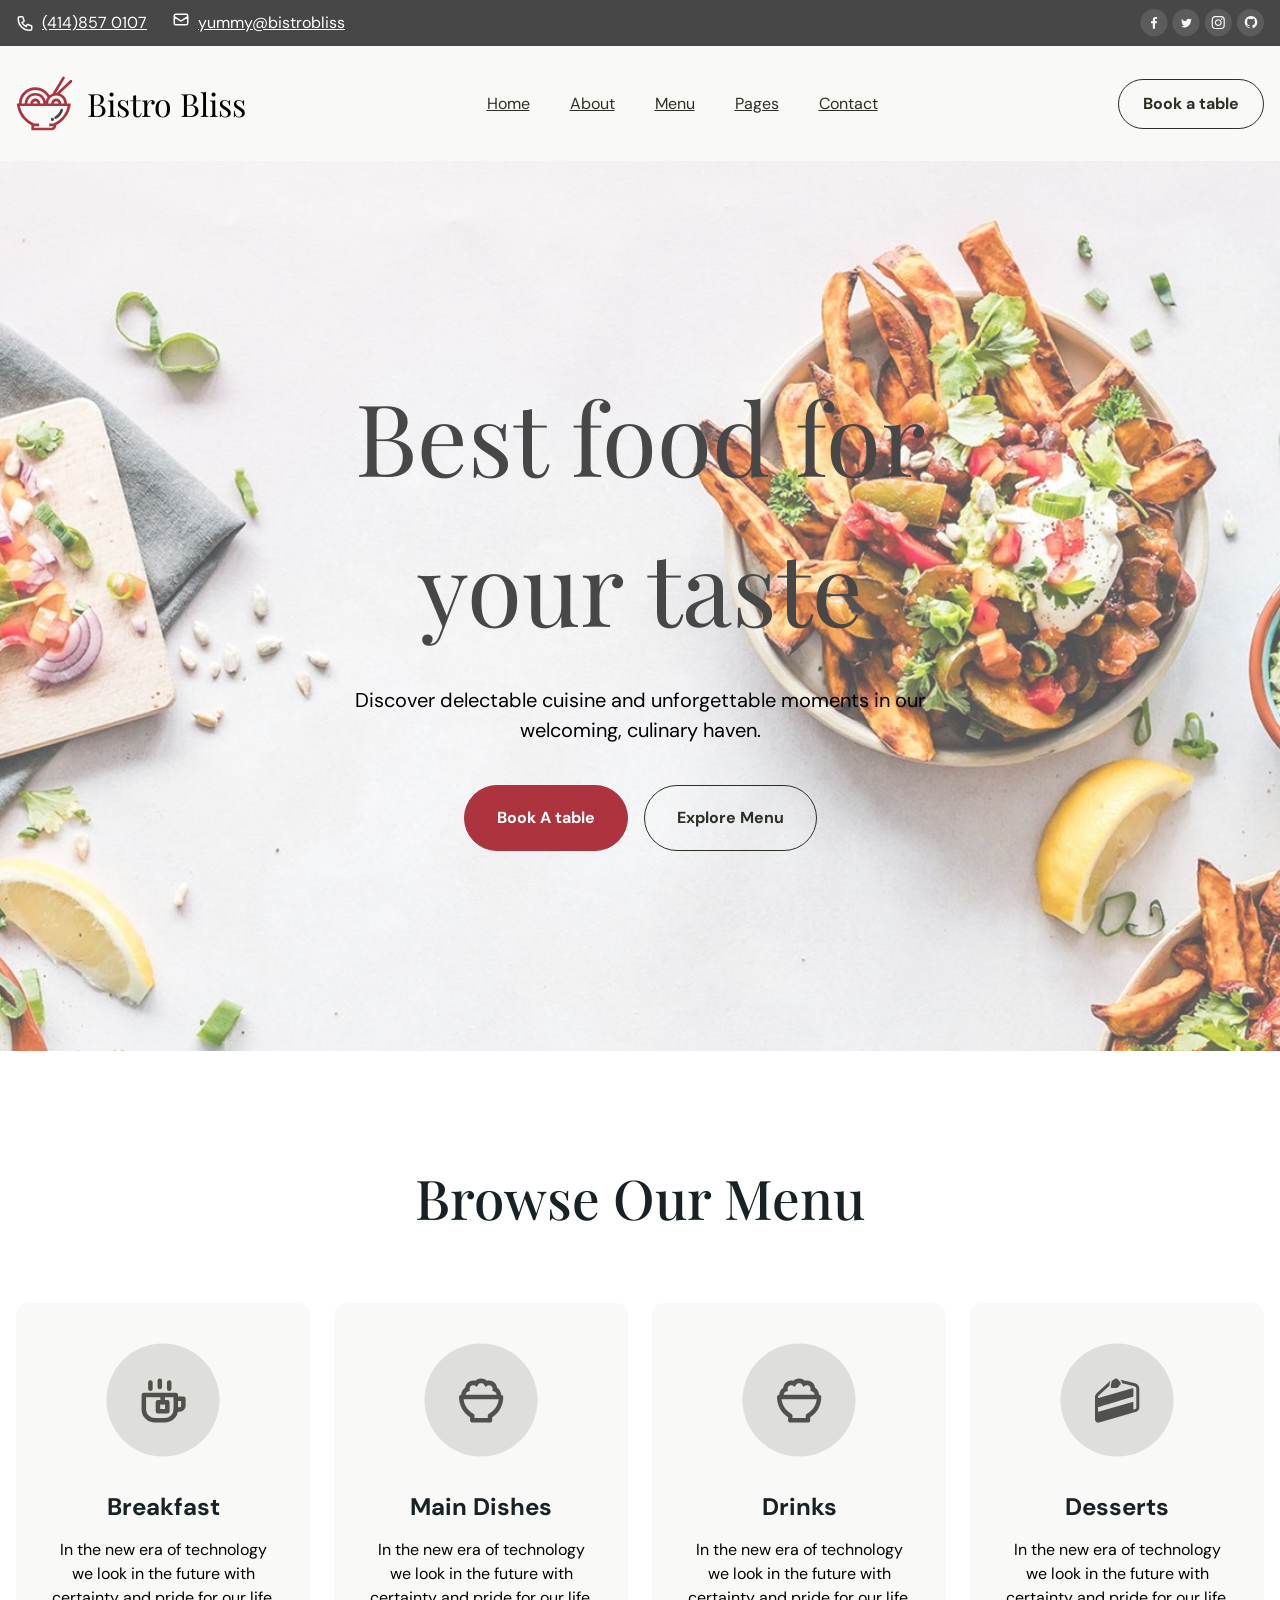
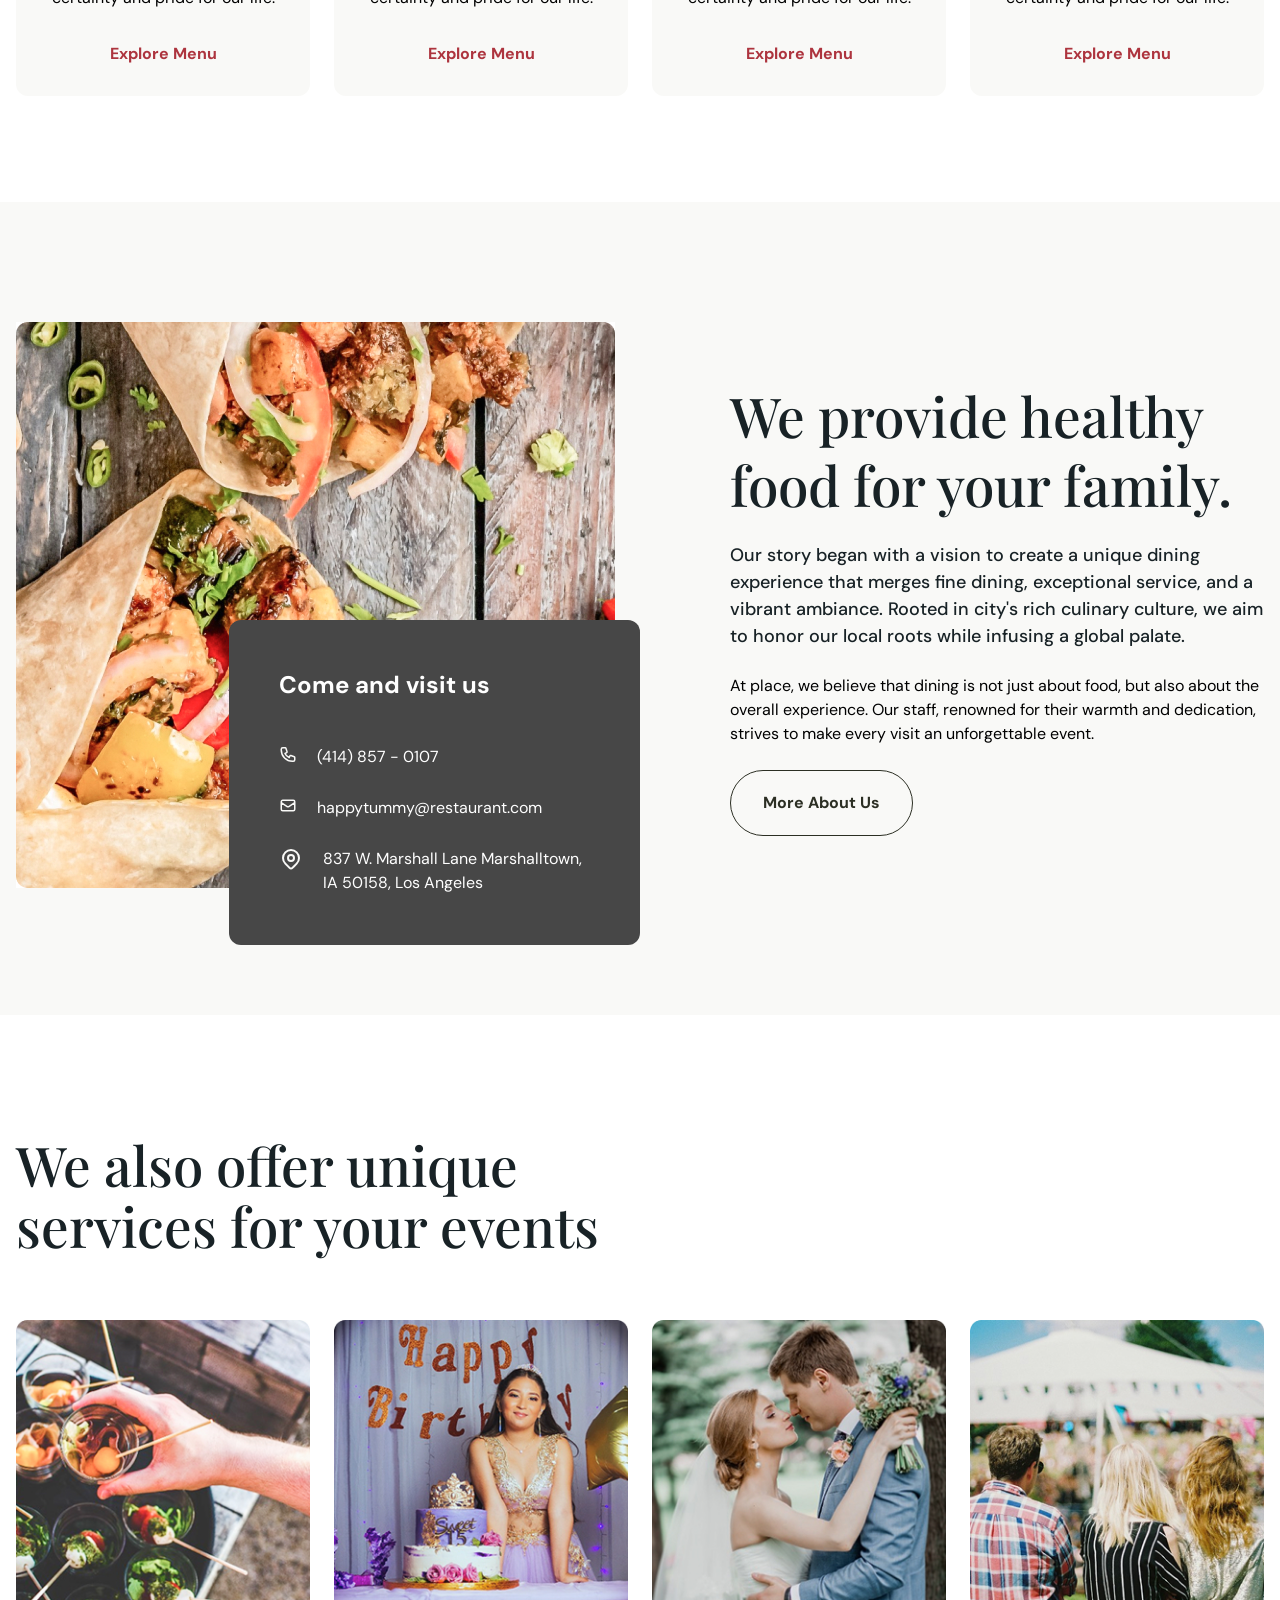
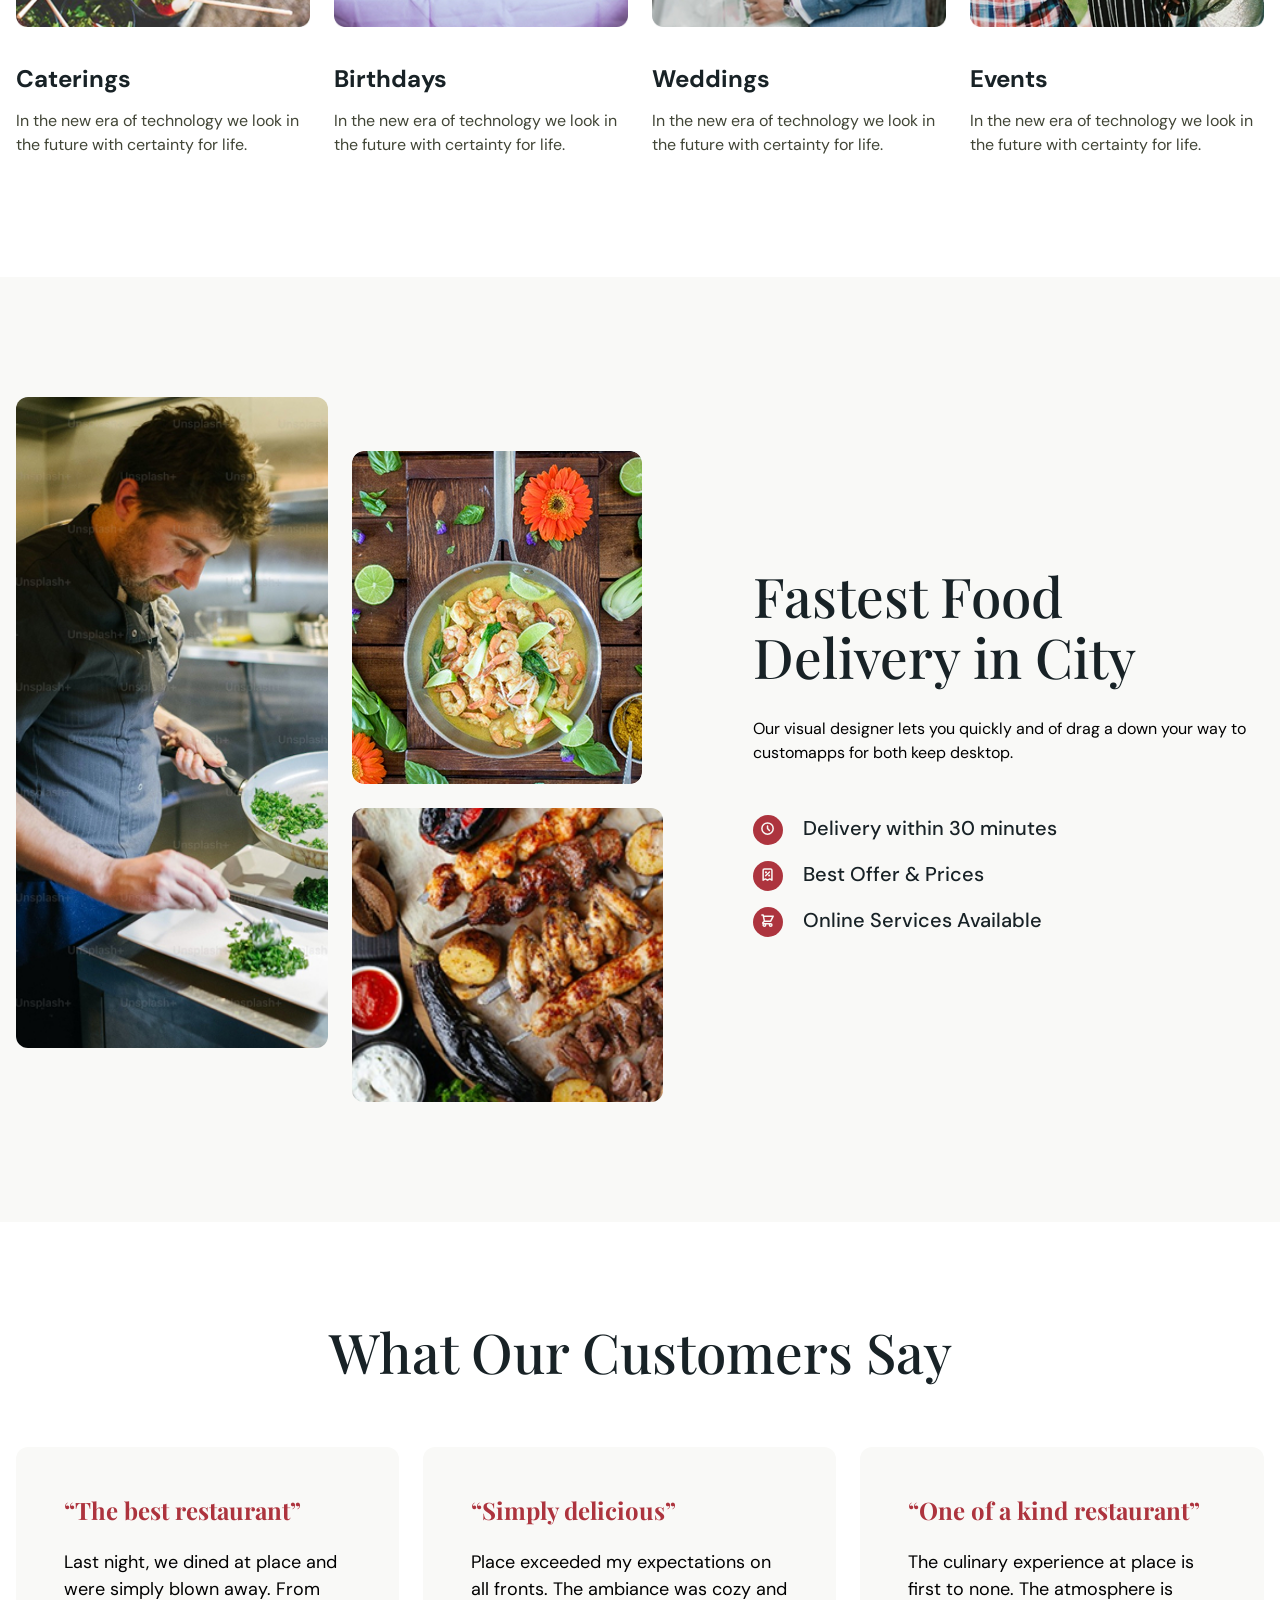
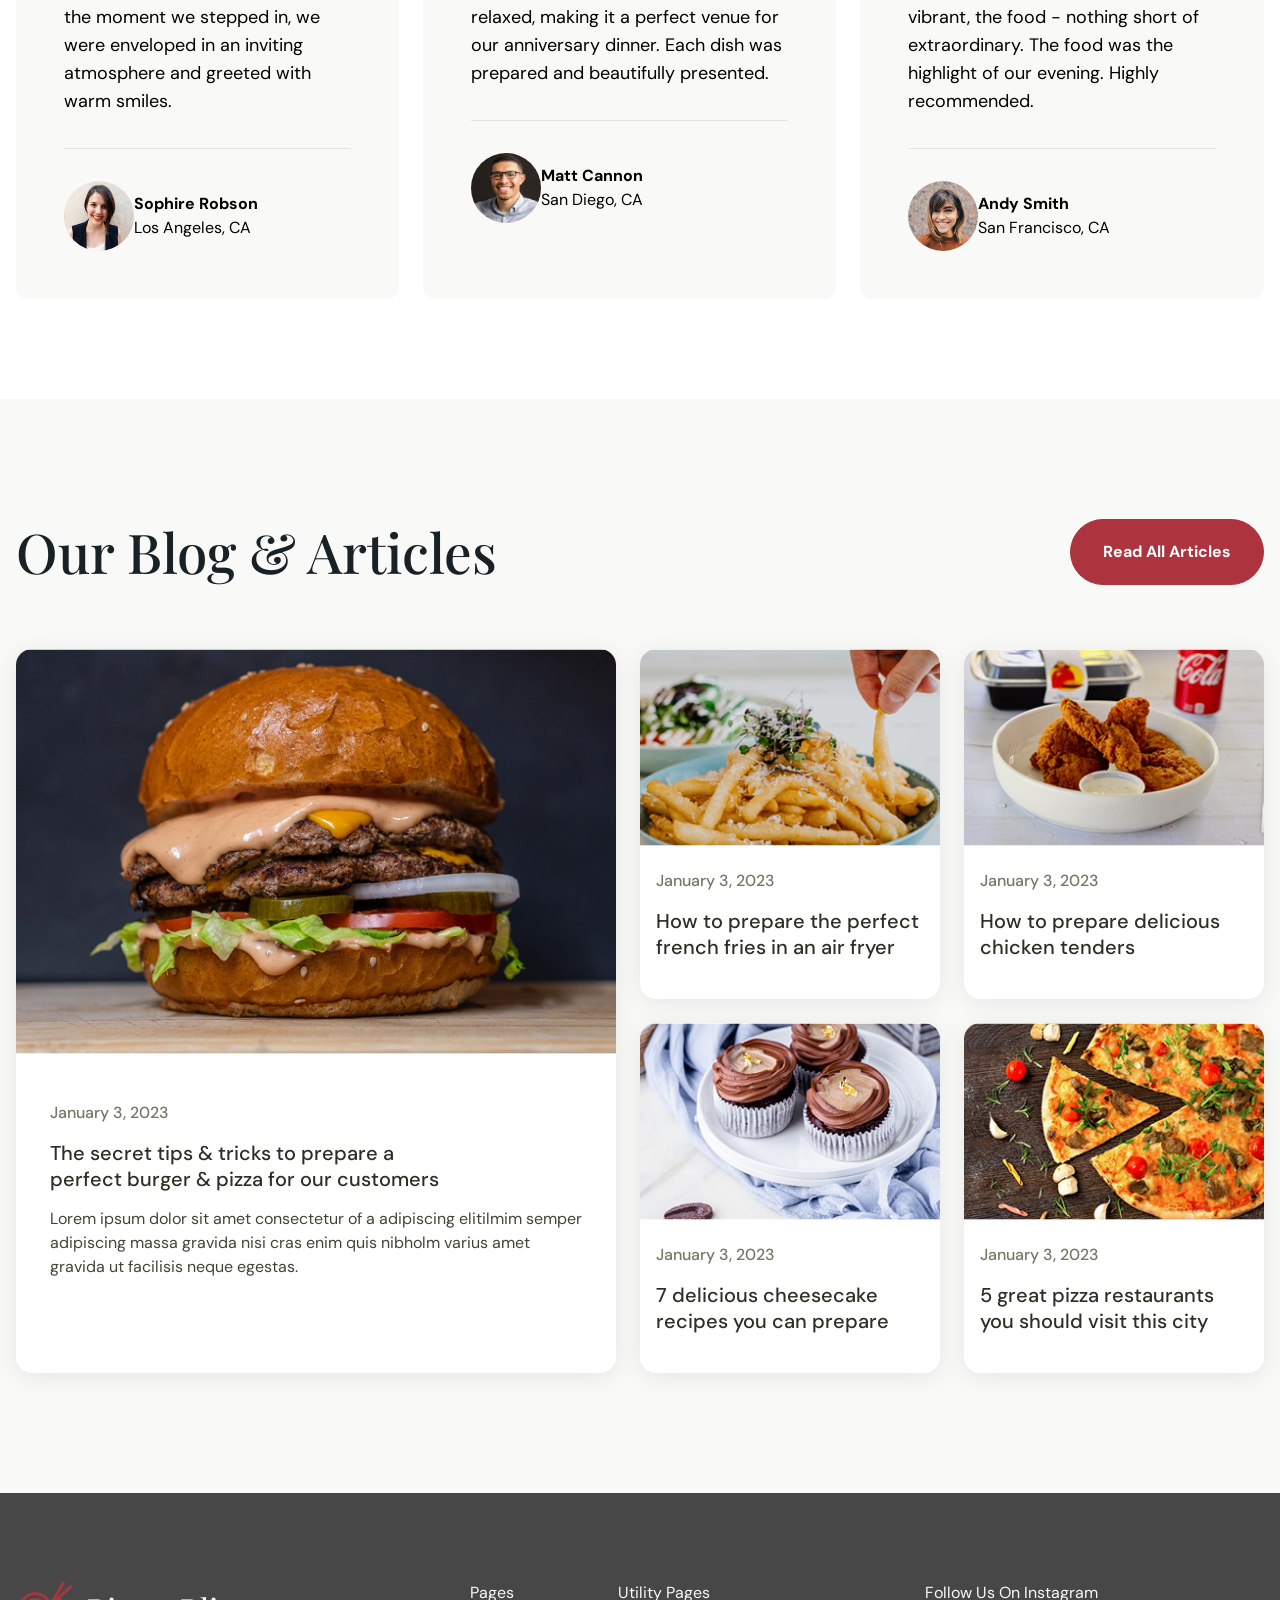
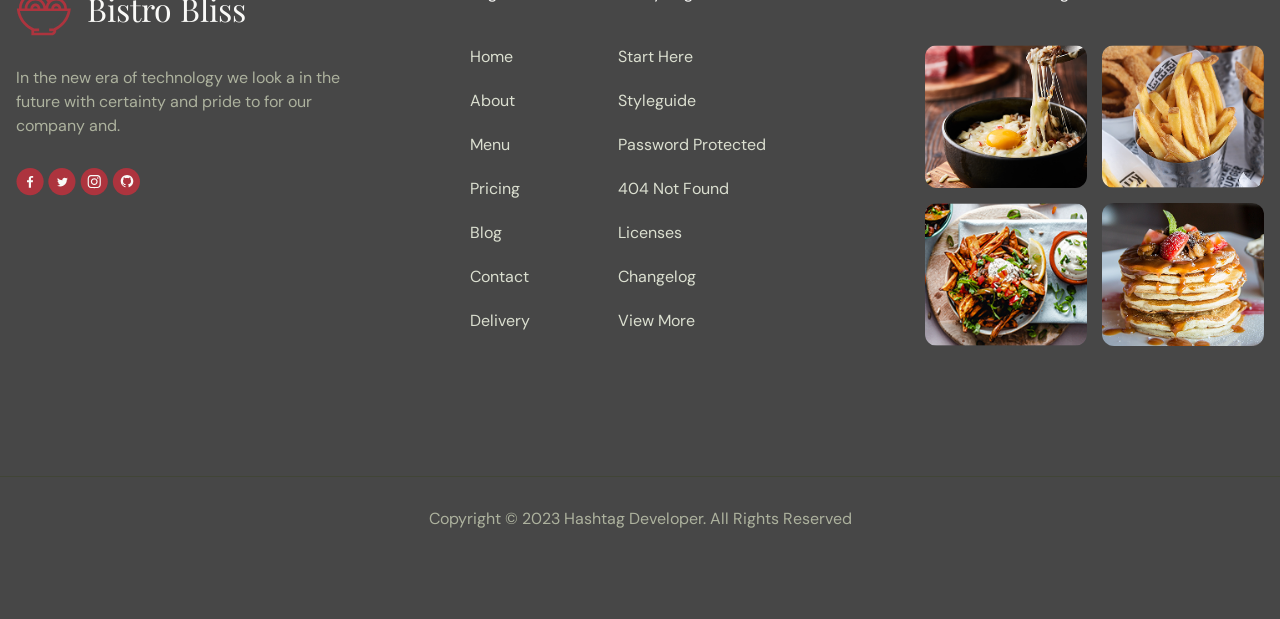
<file: firstWebFigma.html>
<!DOCTYPE html>
<html lang="es">
<head>
    <meta charset="UTF-8">
    <meta name="viewport" content="width=device-width, initial-scale=1.0">
    <title>FirstWebFigma</title>
    <link rel="preconnect" href="https://fonts.googleapis.com">
    <link rel="preconnect" href="https://fonts.gstatic.com" crossorigin>
    <link href="https://fonts.googleapis.com/css2?family=DM+Sans:ital,opsz,wght@0,9..40,100..1000;1,9..40,100..1000&family=Playfair+Display:ital,wght@0,400..900;1,400..900&display=swap" rel="stylesheet">
    <link rel="stylesheet" href="css/css_primeraweb/styles_primeraweb.css">
</head>
<body>
    <header class="header">
        <div class="bg-dark-grey">
            <nav class="top-bar container">
                <div class="top-bar-contact">
                    <a class="phone" href="tel:1234567890">
                        <img src="images/phone.svg" alt="">
                    (414)857 0107
                    </a>
                    <a class="email" href="mailto:mail@mail.com">
                    yummy@bistrobliss
                    </a>
                </div>
                <nav class="top-bar-social">
                    <ul class="top-bar-social-menu">
                        <li>
                            <a href="#">
                                <img src="images/facebook.svg" alt="Icono de Facebook">
                            </a>
                        </li>
                        <li>
                            <a href="#">
                                <img src="images/twitter.svg" alt="Icono de Twitter">
                            </a>
                        </li>
                        <li>
                            <a href="#">
                                <img src="images/instagram.svg" alt="Icono de Instagram">
                            </a>
                        </li>
                        <li>
                            <a href="#">
                                <img src="images/github.svg" alt="Icono de GitHub">
                            </a>
                        </li>
                    </ul>
                </nav>
            </nav>
        </div>
        <div class="main-menu container">
            <div class="logo">
                <img class="logo" src="images/japanese-food (1).svg" alt="Logo del restaurante Bistro Bliss">
                <h1>Bistro Bliss</h1>
            </div>
            <nav class="menu">
                <ul class="menu-list">
                    <li>
                        <a href="#">Home</a>
                    </li>
                    <li>
                        <a href="#">About</a>
                    </li>
                    <li>
                        <a href="#">Menu</a>
                    </li>
                    <li>
                        <a href="#">Pages</a>
                    </li>
                    <li>
                        <a href="#">Contact</a>
                    </li>
                </ul>
            </nav>
            <button class="button">Book a table</button>
        </div>
    </header>
    <main class="main">
       <section class="hero-banner">
            <div class="hero-banner-content">
                <h2 class="hero-banner-title">Best food for your taste</h2>
                <p class="hero-banner-description">Discover delectable cuisine and unforgettable moments in our welcoming, culinary haven.</p>
                <div class="hero-banner-buttons">
                    <button class="button button-red button-xl">Book A table</button>
                    <button class="button button-xl">Explore Menu</button> 
                </div>
            </div>
       </section>
       <div class="bg-white">
        <section class="our-menu container">
            <h3 class="our-menu-title">Browse Our Menu</h3>
            <div class="our-menu-cards">
                <article class="our-menu-card">
                    <div class="our-menu-card-img-content">
                        <img class="our-menu-card-image" src="images/icono taza.svg" alt="Icon Breakfast">
                    </div>
                    <div class="our-menu-card-content">
                        <h3 class="our-menu-card-title">Breakfast</h3>
                        <p class="our-menu-card-desc">In the new era of technology we look in the future with certainty and pride for our life.</p>
                    </div>
                    <a class="our-menu-card-link" href="">Explore Menu</a>
                </article>
                <article class="our-menu-card">
                    <div class="our-menu-card-img-content">
                        <img class="our-menu-card-image" src="images/icono bol.svg" alt="Icon Main-dishes">
                    </div>
                    <div class="our-menu-card-content">
                        <h3 class="our-menu-card-title" >Main Dishes</h3>
                        <p class="our-menu-card-desc">In the new era of technology we look in the future with certainty and pride for our life.</p>
                    </div>
                    <a class="our-menu-card-link" href="">Explore Menu</a>
                </article>
                <article class="our-menu-card">
                    <div class="our-menu-card-img-content">
                        <img class="our-menu-card-image" src="images/icono bol.svg" alt="Icon Drinks">
                    </div>
                    <div class="our-menu-card-content">
                        <h3 class="our-menu-card-title">Drinks</h3>
                        <p class="our-menu-card-desc">In the new era of technology we look in the future with certainty and pride for our life.</p>
                    </div>
                    <a class="our-menu-card-link" href="">Explore Menu</a>
                </article>
                <article class="our-menu-card">
                    <div class="our-menu-card-img-content">
                        <img class="our-menu-card-image" src="images/icono tarta.svg" alt="Icon Desserts">
                    </div>
                    <div class="our-menu-card-content">
                        <h3 class="our-menu-card-title">Desserts</h3>
                        <p class="our-menu-card-desc">In the new era of technology we look in the future with certainty and pride for our life.</p>
                    </div>
                    <a class="our-menu-card-link" href="">Explore Menu</a>
                </article>
            </div>
        </section>
       </div>   
       <section class="about-us container">
            <div class="about-us-info">
                <img class="about-us-info-image" src="images/about us.jpg" alt="Image about-us">
                <article class="about-us-info-box">
                    <p class="about-us-info-box-title">Come and visit us</p>
                    <p class="about-us-info-box-phone">(414) 857 - 0107</p>
                    <p class="about-us-info-box-mail">happytummy@restaurant.com</p>
                    <p class="about-us-info-box-address">837 W. Marshall Lane Marshalltown, IA 50158, Los Angeles</p>
                </article>
            </div>
            <div class="about-us-text">
                <h2 class="about-us-title">We provide healthy food for your family.</h2>
                <p class="about-us-desc-main">Our story began with a vision to create a unique dining experience that merges fine dining, exceptional service, and a vibrant ambiance. Rooted in city's rich culinary culture, we aim to honor our local roots while infusing a global palate.</p>
                <p class="about-us-desc">At place, we believe that dining is not just about food, but also about the overall experience. Our staff, renowned for their warmth and dedication, strives to make every visit an unforgettable event.</p>
                <a class="about-us-link button button-xl">More About Us</a>
            </div>
       </section>
       <div class="bg-white">
        <section class="services container">
            <h2 class="services-title">We also offer unique services for your events</h2>
            <div class="services-cards">
                <article class="services-card">
                    <img class="services-card-img" src="images/services_card_1.jpg" alt="">
                    <h3 class="services-card-title">Caterings</h3>
                    <p class="services-card-desc">In the new era of technology we look in the future with certainty for life.</p>
                </article>
                <article class="services-card">
                    <img class="services-card-img" src="images/services_card_2.jpg" alt="Image of the Birthday">
                    <h3 class="services-card-title">Birthdays</h3>
                    <p class="services-card-desc">In the new era of technology we look in the future with certainty for life.</p>
                </article>
                <article class="services-card">
                    <img class="services-card-img" src="images/services_card_3.jpg" alt="Image of the wedding">
                    <h3 class="services-card-title">Weddings</h3>
                    <p class="services-card-desc">In the new era of technology we look in the future with certainty for life.</p>
                </article>
                <article class="services-card">
                    <img class="services-card-img" src="images/services_card_4.jpg" alt="">
                    <h3 class="services-card-title">Events</h3>
                    <p class="services-card-desc">In the new era of technology we look in the future with certainty for life.</p>
                </article>
            </div>
        </section>
       </div> 
       <section class="delivery container">
            <div class="delivery-imgs">
                <img class="delivery-img" src="images/chef.jpg" alt="">
                <img class="delivery-img" src="images/prawns.jpg" alt="">
                <img class="delivery-img" src="images/meat.jpg" alt="">
            </div>
            <div class="delivery-info">
                <h2 class="delivery-title">Fastest Food Delivery in City</h2>
                <p class="delivery-desc">Our visual designer lets you quickly and of drag a down your way to customapps for both keep desktop. </p>
                <ul class="delivery-points">
                    <li class="delivery-points-item">Delivery within 30 minutes</li>
                    <li class="delivery-points-item">Best Offer & Prices</li>
                    <li class="delivery-points-item">Online Services Available</li>
                </ul>
            </div>
       </section>
       <div class="bg-white">
        <section class="opinions container">
            <h2 class="opinions-title">What Our Customers Say</h2>
            <div class="opinions-cards">
                <article class="opinions-card">
                    <h3 class="opinions-card-title">“The best restaurant”</h3>
                    <p class="opinions-card-desc">
                    Last night, we dined at place and were simply blown away. 
                    From the moment we stepped in, we were enveloped in an inviting atmosphere and greeted with warm smiles.</p>
                    <div class="opinions-card-author">
                        <img src="images/customer1.png" alt="" class="opinions-card-author-img">
                        <div class="opinions-card-data">
                            <p class="opinions-card-author-name">Sophire Robson</p>
                            <p class="opinions-card-aurhor-city">Los Angeles, CA</p>
                        </div>
                    </div>
                </article>
                <article class="opinions-card">
                    <h3 class="opinions-card-title">“Simply delicious”</h3>
                    <p class="opinions-card-desc">
                        Place exceeded my expectations on all fronts. 
                        The ambiance was cozy and relaxed, making it a perfect venue for our anniversary dinner. 
                        Each dish was prepared and beautifully presented.</p>
                    <div class="opinions-card-author">
                        <img src="images/customer2.png" alt="" class="opinions-card-author-img">
                        <div class="opinions-card-data">
                            <p class="opinions-card-author-name">Matt Cannon</p>
                            <p class="opinions-card-aurhor-city">San Diego, CA</p>
                        </div>   
                    </div>
                </article>
                <article class="opinions-card">
                    <h3 class="opinions-card-title">“One of a kind restaurant”</h3>
                    <p class="opinions-card-desc">
                        The culinary experience at place is first to none. 
                        The atmosphere is vibrant, the food - nothing short of extraordinary. 
                        The food was the highlight of our evening. Highly recommended.</p>
                    <div class="opinions-card-author">
                        <img src="images/customer3.png" alt="" class="opinions-card-author-img">
                        <div class="opinions-card-data">
                            <p class="opinions-card-author-name">Andy Smith</p>
                            <p class="opinions-card-aurhor-city">San Francisco, CA</p>
                        </div>      
                    </div>
                </article>
            </div>
        </section>
       </div> 
       <section class="blog container">
            <div class="blog-header">
                <h2 class="blog-title">Our Blog & Articles</h2>
                <button class="button button-xl button-red">Read All Articles</button>
            </div>
            <div class="blog-articles">
                <article class="blog-article blog-article-main">
                    <img class="blog-article-img" src="images/burguer.jpg" alt="">
                    <div class="blog-article-data">
                        <time class="blog-article-date" datetime="">January 3, 2023</time>
                        <h3 class="blog-article-title">The secret tips & tricks to prepare a perfect burger & pizza for our customers</h3>
                        <p class="blog-article-desc">Lorem ipsum dolor sit amet consectetur of a adipiscing elitilmim semper adipiscing massa gravida nisi cras enim quis nibholm varius amet gravida ut facilisis neque egestas.</p>
                    </div> 
                </article>
                <article class="blog-article">
                    <img class="blog-article-img" src="images/fries.jpg" alt="">
                    <div class="blog-article-data">
                        <time class="blog-article-date" datetime="">January 3, 2023</time>
                        <h3 class="blog-article-title">How to prepare the perfect french fries in an air fryer</h3>
                    </div>  
                </article>
                <article class="blog-article">
                    <img class="blog-article-img" src="images/chikenfry.jpg" alt="">
                    <div class="blog-article-data">
                        <time class="blog-article-date" datetime="">January 3, 2023</time>
                        <h3 class="blog-article-title">How to prepare delicious chicken tenders</h3>
                    </div>
                </article>
                <article class="blog-article">
                    <img class="blog-article-img" src="images/muffin.jpg" alt="">
                    <div class="blog-article-data">
                        <time class="blog-article-date" datetime="">January 3, 2023</time>
                        <h3 class="blog-article-title">7 delicious cheesecake recipes you can prepare</h3>
                    </div>
                </article>
                <article class="blog-article">
                    <img class="blog-article-img" src="images/pizza.jpg" alt="">
                    <div class="blog-article-data">
                        <time class="blog-article-date" datetime="">January 3, 2023</time>
                        <h3 class="blog-article-title">5 great pizza restaurants you should visit this city</h3>
                    </div> 
                </article> 
            </div>     
       </section>
   </main>
   <footer class="footer" id="footer">
        <div class="footer-info container">
            <div class="footer-info-company">
                <div class="logo">
                    <img class="logo" src="images/japanese-food (1).svg" alt="Logo del restaurante Bistro Bliss">
                    <h1>Bistro Bliss</h1>
                </div>
                <p class="footer-info-company-desc">In the new era of technology we look a in the future with certainty and pride to for our company and.</p>
                <nav class="top-bar-social">
                    <ul class="top-bar-social-menu">
                        <li>
                            <a href="#">
                                <svg width="28" height="28" viewBox="0 0 28 28" fill="none" xmlns="http://www.w3.org/2000/svg">
                                    <g id="2">
                                    <circle id="BG" cx="14.0723" cy="13.5855" r="13.5855" fill="#F9F9F7" fill-opacity="0.12"/>
                                    <g id="logo-fb-simple 2">
                                    <g id="Group">
                                    <path id="Vector" d="M12.817 19.7065V14.3174H11.0034V12.2171H12.817V10.6682C12.817 8.87078 13.9148 7.89203 15.5183 7.89203C16.2863 7.89203 16.9464 7.94921 17.1388 7.97477V9.85322L16.0267 9.85372C15.1547 9.85372 14.9858 10.2681 14.9858 10.8762V12.2171H17.0656L16.7948 14.3174H14.9858V19.7065H12.817Z" fill="#F9F9F7"/>
                                    </g>
                                    </g>
                                    </g>
                                </svg>
                            </a>
                        </li>
                        <li>
                            <a href="#">
                                <svg width="28" height="28" viewBox="0 0 28 28" fill="none" xmlns="http://www.w3.org/2000/svg">
                                    <g id="1">
                                    <circle id="BG" cx="13.9013" cy="13.5855" r="13.5855" fill="#F9F9F7" fill-opacity="0.12"/>
                                    <g id="logo-twitter 2">
                                    <g id="Group">
                                    <path id="Vector" d="M19.9167 10.6613C19.5101 10.8421 19.0809 10.955 18.6291 11.0228C19.0809 10.7517 19.4423 10.3225 19.6005 9.80293C19.1713 10.0514 18.6969 10.2321 18.1773 10.3451C17.7707 9.91588 17.1834 9.64481 16.5508 9.64481C15.331 9.64481 14.337 10.6388 14.337 11.8586C14.337 12.0393 14.3596 12.1975 14.4048 12.3556C12.575 12.2652 10.926 11.3842 9.81907 10.0288C9.63835 10.3677 9.52541 10.7291 9.52541 11.1357C9.52541 11.9038 9.90943 12.5815 10.5194 12.9881C10.1579 12.9655 9.81907 12.8752 9.50282 12.717V12.7396C9.50282 13.8239 10.2709 14.7275 11.2874 14.9308C11.1067 14.976 10.9034 14.9986 10.7001 14.9986C10.5645 14.9986 10.4064 14.976 10.2709 14.9534C10.5645 15.8344 11.3778 16.4895 12.3491 16.4895C11.5811 17.0769 10.6323 17.4383 9.59317 17.4383C9.41246 17.4383 9.23174 17.4383 9.07361 17.4157C10.0676 18.0482 11.2196 18.4097 12.4847 18.4097C16.5734 18.4097 18.8098 15.0212 18.8098 12.0845C18.8098 11.9941 18.8098 11.8812 18.8098 11.7908C19.239 11.4972 19.6231 11.1131 19.9167 10.6613Z" fill="#F9F9F7"/>
                                    </g>
                                    </g>
                                    </g>
                                </svg>
                            </a>
                        </li>
                        <li>
                            <a href="#">
                                <svg width="28" height="28" viewBox="0 0 28 28" fill="none" xmlns="http://www.w3.org/2000/svg">
                                    <g id="3">
                                    <circle id="BG" cx="14.2435" cy="13.5855" r="13.5855" fill="#F9F9F7" fill-opacity="0.12"/>
                                    <g id="logo-instagram 1">
                                    <g id="Group">
                                    <path id="Vector" d="M14.2451 8.20053C16.0003 8.20053 16.2082 8.2071 16.9015 8.23872C17.3184 8.24382 17.7313 8.32037 18.1223 8.46504C18.4059 8.5744 18.6634 8.74191 18.8783 8.95681C19.0932 9.17171 19.2607 9.42922 19.3701 9.71278C19.5148 10.1038 19.5913 10.5167 19.5964 10.9336C19.6277 11.627 19.6346 11.8348 19.6346 13.59C19.6346 15.3451 19.628 15.553 19.5964 16.2464C19.5913 16.6632 19.5148 17.0762 19.3701 17.4672C19.2607 17.7507 19.0932 18.0082 18.8783 18.2231C18.6634 18.438 18.4059 18.6056 18.1223 18.7149C17.7313 18.8596 17.3184 18.9361 16.9015 18.9412C16.2085 18.9725 16.0006 18.9794 14.2451 18.9794C12.4897 18.9794 12.2818 18.9729 11.5888 18.9412C11.1719 18.9361 10.759 18.8596 10.368 18.7149C10.0844 18.6056 9.82688 18.438 9.61199 18.2231C9.39709 18.0082 9.22957 17.7507 9.12021 17.4672C8.97554 17.0762 8.89899 16.6632 8.89389 16.2464C8.86259 15.553 8.8557 15.3451 8.8557 13.59C8.8557 11.8348 8.86228 11.627 8.89389 10.9336C8.89899 10.5167 8.97554 10.1038 9.12021 9.71278C9.22957 9.42922 9.39709 9.17171 9.61199 8.95681C9.82688 8.74191 10.0844 8.5744 10.368 8.46504C10.759 8.32037 11.1719 8.24382 11.5888 8.23872C12.2821 8.20742 12.49 8.20053 14.2451 8.20053ZM14.2451 7.01602C12.4609 7.01602 12.2361 7.02353 11.5349 7.05546C10.9893 7.06632 10.4495 7.16962 9.93848 7.36098C9.50007 7.52616 9.103 7.785 8.77494 8.11945C8.44019 8.44763 8.18112 8.84493 8.01584 9.28362C7.82448 9.79467 7.72118 10.3345 7.71032 10.8801C7.67902 11.5806 7.67151 11.8054 7.67151 13.5897C7.67151 15.3739 7.67902 15.5987 7.71095 16.2999C7.7218 16.8455 7.82511 17.3853 8.01647 17.8963C8.18156 18.335 8.44041 18.7323 8.77494 19.0605C9.10318 19.395 9.50048 19.6539 9.9391 19.819C10.4502 20.0103 10.99 20.1136 11.5356 20.1245C12.2367 20.1558 12.4606 20.1639 14.2458 20.1639C16.031 20.1639 16.2548 20.1564 16.956 20.1245C17.5016 20.1136 18.0414 20.0103 18.5524 19.819C18.989 19.6498 19.3854 19.3913 19.7164 19.0601C20.0473 18.729 20.3055 18.3324 20.4745 17.8957C20.6658 17.3847 20.7691 16.8449 20.78 16.2993C20.8113 15.5987 20.8188 15.3739 20.8188 13.5897C20.8188 11.8054 20.8113 11.5806 20.7793 10.8794C20.7685 10.3338 20.6652 9.79404 20.4738 9.28299C20.3087 8.84436 20.0499 8.44706 19.7154 8.11883C19.3871 7.7843 18.9898 7.52545 18.5512 7.36036C18.0401 7.16899 17.5003 7.06569 16.9547 7.05484C16.2542 7.02353 16.0294 7.01602 14.2451 7.01602Z" fill="#F9F9F7"/>
                                    <path id="Vector_2" d="M14.2435 10.2176C13.5759 10.2176 12.9232 10.4155 12.3681 10.7865C11.8129 11.1574 11.3803 11.6846 11.1248 12.3014C10.8693 12.9183 10.8024 13.597 10.9327 14.2519C11.0629 14.9067 11.3844 15.5082 11.8565 15.9803C12.3286 16.4524 12.9301 16.7739 13.585 16.9041C14.2398 17.0344 14.9185 16.9675 15.5354 16.712C16.1522 16.4565 16.6794 16.0239 17.0503 15.4687C17.4213 14.9136 17.6192 14.2609 17.6192 13.5933C17.6192 12.698 17.2636 11.8394 16.6305 11.2063C15.9974 10.5732 15.1388 10.2176 14.2435 10.2176ZM14.2435 15.7845C13.8101 15.7845 13.3865 15.656 13.0261 15.4152C12.6658 15.1744 12.385 14.8322 12.2191 14.4318C12.0533 14.0314 12.0099 13.5908 12.0944 13.1658C12.179 12.7407 12.3877 12.3503 12.6941 12.0439C13.0005 11.7374 13.391 11.5287 13.816 11.4442C14.2411 11.3596 14.6817 11.403 15.0821 11.5689C15.4825 11.7347 15.8247 12.0156 16.0654 12.3759C16.3062 12.7363 16.4347 13.1599 16.4347 13.5933C16.4347 14.1744 16.2039 14.7318 15.7929 15.1427C15.382 15.5536 14.8247 15.7845 14.2435 15.7845Z" fill="#F9F9F7"/>
                                    <path id="Vector_3" d="M17.7641 10.8711C18.1997 10.8711 18.5529 10.5179 18.5529 10.0823C18.5529 9.6466 18.1997 9.29343 17.7641 9.29343C17.3284 9.29343 16.9752 9.6466 16.9752 10.0823C16.9752 10.5179 17.3284 10.8711 17.7641 10.8711Z" fill="#F9F9F7"/>
                                    </g>
                                    </g>
                                    </g>
                                </svg>
                            </a>
                        </li>
                        <li>
                            <a href="#">
                                <svg width="28" height="28" viewBox="0 0 28 28" fill="none" xmlns="http://www.w3.org/2000/svg">
                                    <g id="4">
                                    <circle id="BG" cx="14.4145" cy="13.5855" r="13.5855" fill="#F9F9F7" fill-opacity="0.12"/>
                                    <g id="logo-github 1">
                                    <g id="Group">
                                    <path id="Vector" fill-rule="evenodd" clip-rule="evenodd" d="M15.0219 7.01602C11.5373 7.01602 8.73389 9.81945 8.73389 13.3041C8.73389 16.0813 10.5417 18.4393 13.0307 19.2777C13.3451 19.3301 13.4499 19.1467 13.4499 18.9633C13.4499 18.8061 13.4499 18.4131 13.4499 17.8891C11.6945 18.2821 11.3277 17.0507 11.3277 17.0507C11.0395 16.3171 10.6203 16.1337 10.6203 16.1337C10.0439 15.7407 10.6727 15.7407 10.6727 15.7407C11.3015 15.7931 11.6421 16.3957 11.6421 16.3957C12.1923 17.3651 13.1093 17.0769 13.4761 16.9197C13.5285 16.5005 13.6857 16.2385 13.8691 16.0813C12.4805 15.9241 11.0133 15.3739 11.0133 12.9635C11.0133 12.2823 11.2491 11.7059 11.6683 11.2867C11.6159 11.1295 11.3801 10.5007 11.7207 9.60984C11.7207 9.60984 12.2447 9.45264 13.4499 10.2649C13.9477 10.1338 14.4979 10.0552 15.0219 10.0552C15.5459 10.0552 16.0962 10.1338 16.594 10.2649C17.7992 9.45264 18.3232 9.60984 18.3232 9.60984C18.6638 10.4745 18.4542 11.1033 18.3756 11.2867C18.7686 11.7321 19.0306 12.2823 19.0306 12.9635C19.0306 15.3739 17.5634 15.8979 16.1486 16.0551C16.3844 16.2385 16.5678 16.6315 16.5678 17.2079C16.5678 18.0463 16.5678 18.7275 16.5678 18.9371C16.5678 19.0943 16.6726 19.3039 17.0132 19.2515C19.5022 18.4393 21.31 16.0813 21.31 13.3041C21.31 9.81945 18.5066 7.01602 15.0219 7.01602Z" fill="#F9F9F7"/>
                                    </g>
                                    </g>
                                    </g>
                                </svg>
                            </a>
                        </li>
                    </ul>   
                </nav>
            </div>
            <div class="footer-info-menus">
                <div class="footer-info-pages">
                    <h3 class="footer-info-pages-title">Pages</h3>
                    <ul class="footer-info-pages-menu">
                        <li class="footer-info-pages-menu-item">Home</li>
                        <li class="footer-info-pages-menu-item">About</li>
                        <li class="footer-info-pages-menu-item">Menu</li>
                        <li class="footer-info-pages-menu-item">Pricing</li>
                        <li class="footer-info-pages-menu-item">Blog</li>
                        <li class="footer-info-pages-menu-item">Contact</li>
                        <li class="footer-info-pages-menu-item">Delivery</li>
                    </ul>
                </div>
                <div class="footer-info-utility">  
                    <h3 class="footer-info-utility-title">Utility Pages</h3>
                    <ul class="footer-info-utility-menu">
                        <li class="footer-info-utility-menu-item">Start Here</li>
                        <li class="footer-info-utility-menu-item">Styleguide</li>
                        <li class="footer-info-utility-menu-item">Password Protected</li>
                        <li class="footer-info-utility-menu-item">404 Not Found</li>
                        <li class="footer-info-utility-menu-item">Licenses</li>
                        <li class="footer-info-utility-menu-item">Changelog</li>
                        <li class="footer-info-utility-menu-item">View More</li>
                    </ul>
                </div>
            </div>
            <div class="footer-info-instagram">
                <h3 class="footer-info-instagram-title">Follow Us On Instagram</h3>
                <div class="footer-info-instagram-grid">
                    <img class="footer-info-instagram-img" src="images/instagram1.png" alt="">
                    <img class="footer-info-instagram-img" src="images/instagram2.png" alt="">
                    <img class="footer-info-instagram-img" src="images/instagram3.png" alt="">
                    <img class="footer-info-instagram-img" src="images/instagram4.png" alt="">
                </div>
            </div>
        </div>
        <p class="footer-copyright container">Copyright © 2023 Hashtag Developer. All Rights Reserved</p>
   </footer>
</body>
</html>
</file>
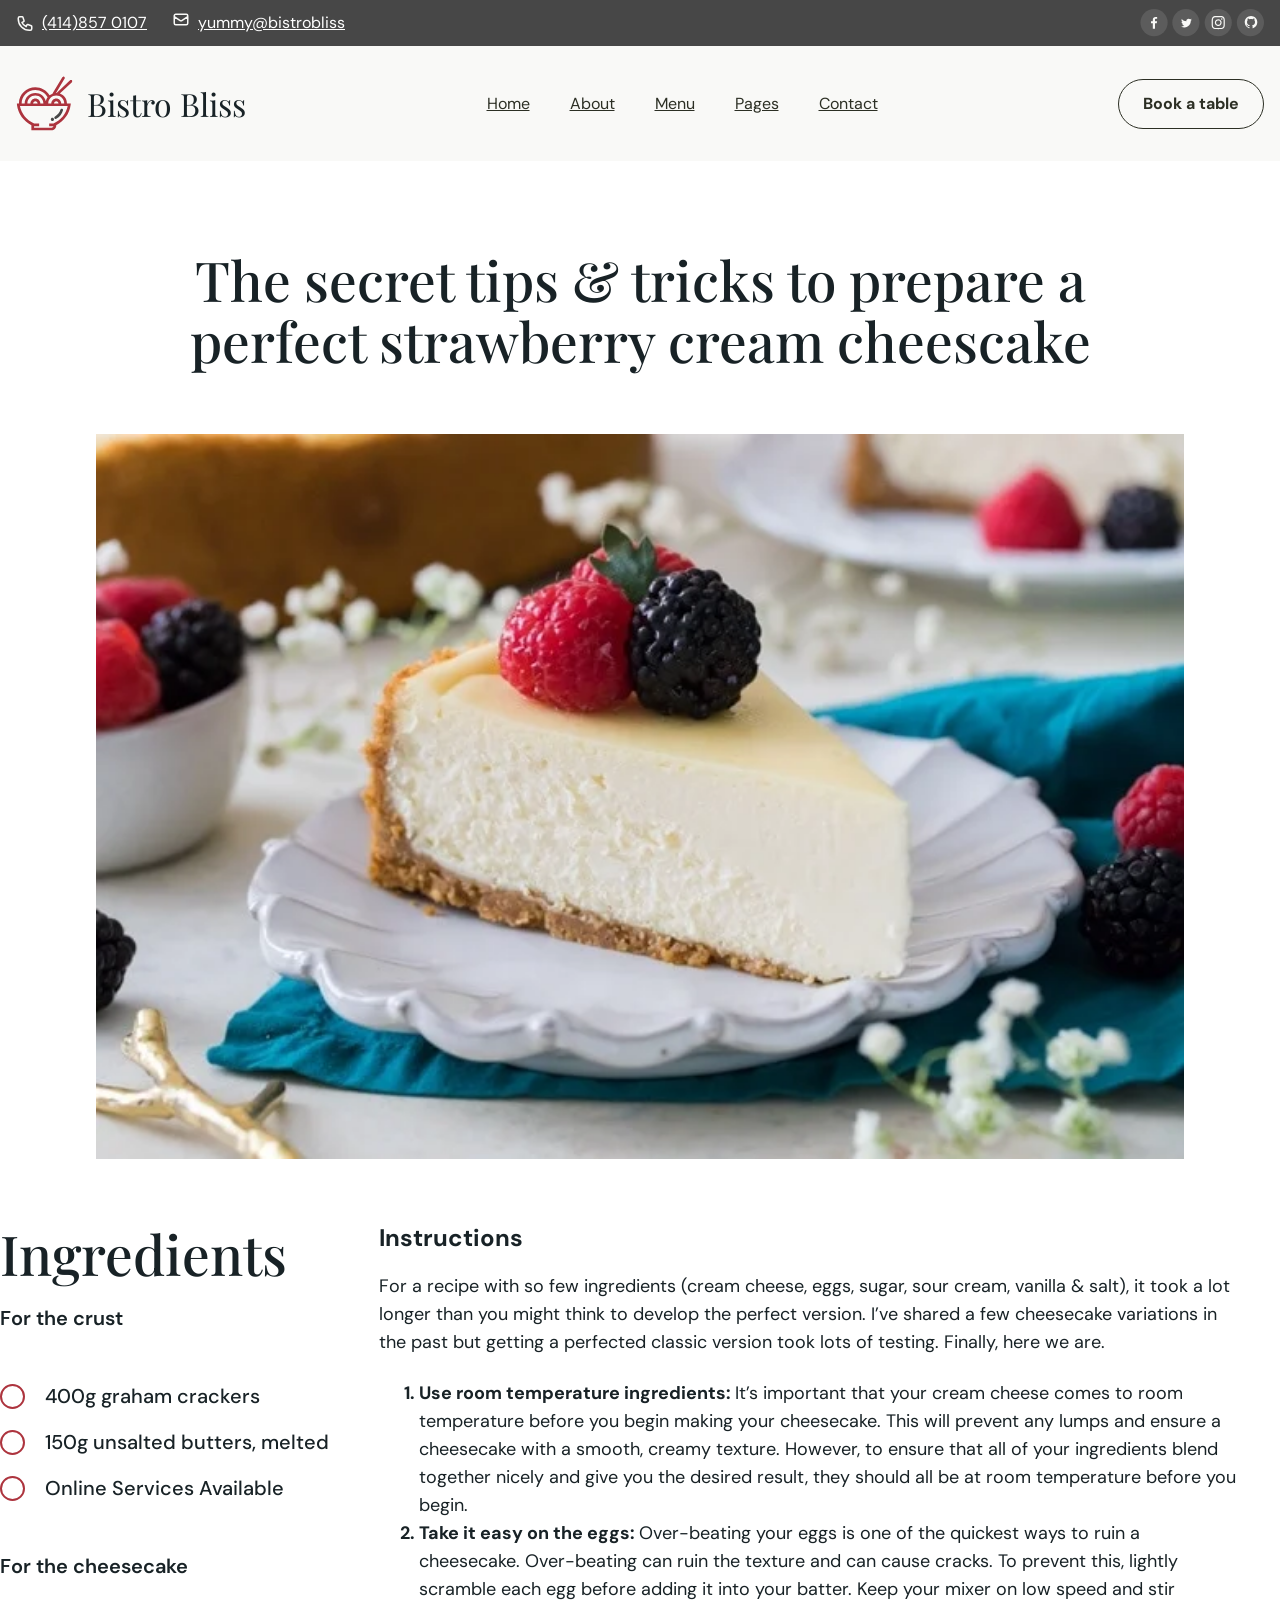
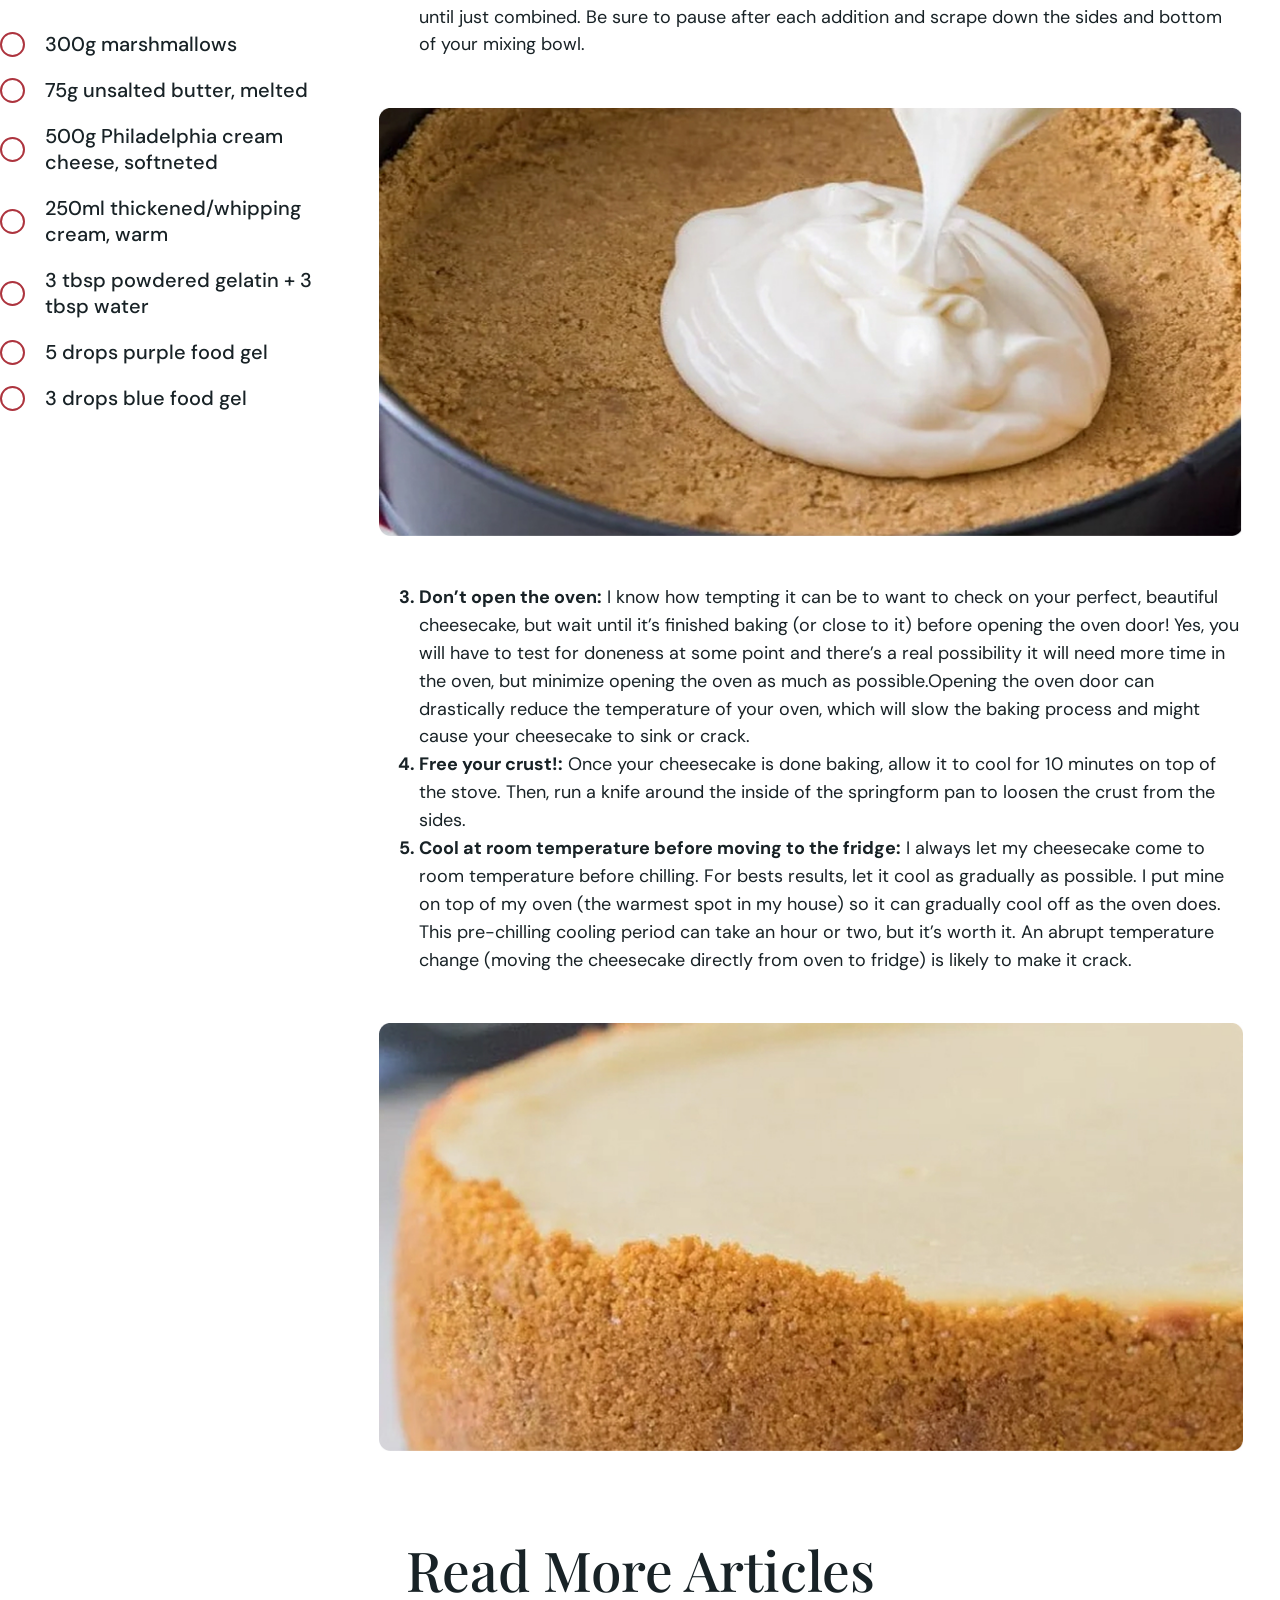
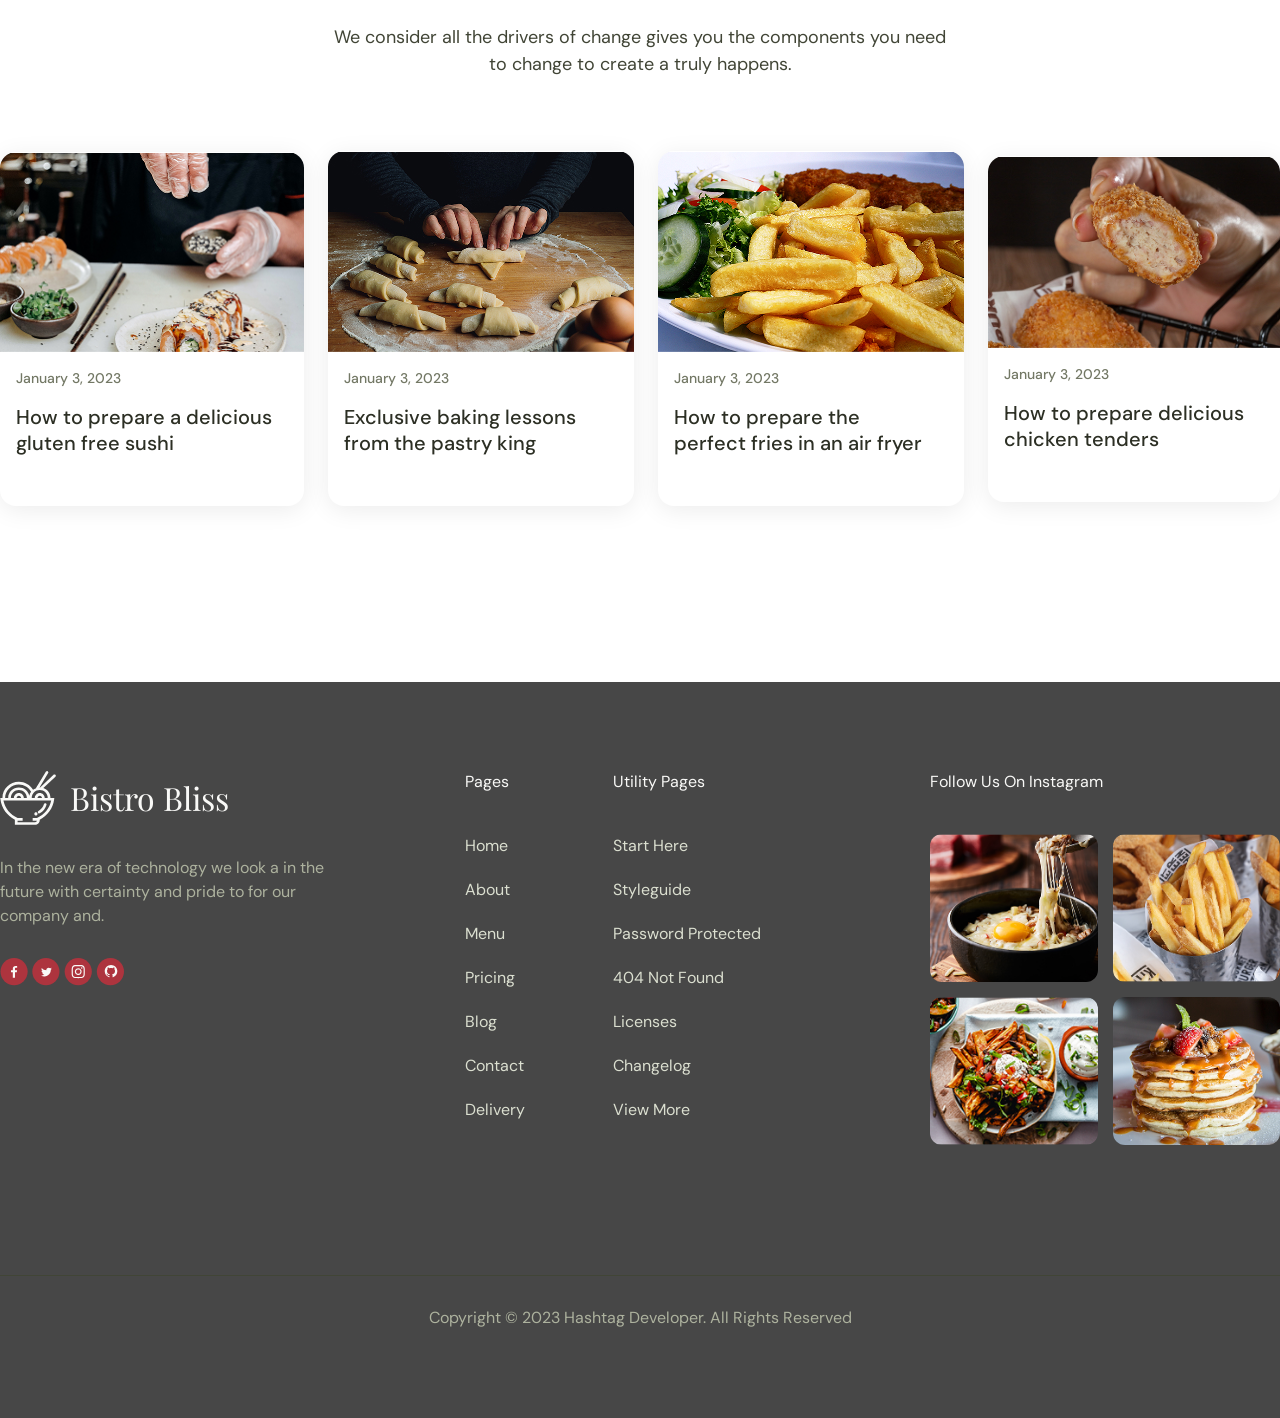
<file: secondWebFigma.html>
<!DOCTYPE html>
<html lang="es">
<head>
    <meta charset="UTF-8">
    <meta name="viewport" content="width=device-width, initial-scale=1.0">
    <title>SecondWebFigma</title>
    <link rel="preconnect" href="https://fonts.googleapis.com">
    <link rel="preconnect" href="https://fonts.gstatic.com" crossorigin>
    <link href="https://fonts.googleapis.com/css2?family=DM+Sans:ital,opsz,wght@0,9..40,100..1000;1,9..40,100..1000&family=Playfair+Display:ital,wght@0,400..900;1,400..900&display=swap" rel="stylesheet">
    <link rel="stylesheet" href="css/css_segundaweb/styles_segundaweb.css">
</head>
<body>
    <header class="header">
        <div class="bg-dark-grey">
            <nav class="top-bar container">
                <div class="top-bar-contact">
                    <a class="phone" href="tel:1234567890">
                       <img src="images/phone.svg" alt=""> 
                    (414)857 0107
                    </a>
                    <a class="email" href="mailto:mail@mail.com">
                    yummy@bistrobliss
                    </a>
                </div>
                <nav class="top-bar-social">
                    <ul class="top-bar-social-menu">
                        <li>
                            <a href="#">
                                <img src="images/facebook.svg" alt="Icono de Facebook">
                            </a>
                        </li>
                        <li>
                            <a href="#">
                                <img src="images/twitter.svg" alt="Icono de Twitter">
                            </a>
                        </li>
                        <li>
                            <a href="#">
                                <img src="images/instagram.svg" alt="Icono de Instagram">
                            </a>
                        </li>
                        <li>
                            <a href="#">
                                <img src="images/github.svg" alt="Icono de GitHub">
                            </a>
                        </li>
                    </ul>
                </nav>
            </nav>
        </div>
        <div class="bg-color-tertiary">
            <div class="main-menu container">
                <div class="logo">
                    <img class="logo" src="images/japanese-food (1).svg" alt="Logo del restaurante Bistro Bliss">
                    <h1>Bistro Bliss</h1>
                </div>
                <nav class="menu">
                    <ul class="menu-list">
                        <li>
                            <a href="#">Home</a>
                        </li>
                        <li>
                            <a href="#">About</a>
                        </li>
                        <li>
                            <a href="#">Menu</a>
                        </li>
                        <li>
                            <a href="#">Pages</a>
                        </li>
                        <li>
                            <a href="#">Contact</a>
                        </li>
                    </ul>
                </nav>
                <button class="button">Book a table</button>
            </div>
        </div>
    </header> 
    <main class="main">
        <section class="top-banner">
            <h1 class="top-banner-title">The secret tips & tricks to prepare a perfect strawberry cream cheescake</h1>
            <img class="top-banner-img" src="images/cake.jpg" alt="image of a slice of cheesecake with a cookie base and fruits, such as blueberries and raspberries, on top. It is plated on a small white porcelain plate.">
        </section>
        <section class="recipe container">
            <div class="recipe-ingredients">
                <h2 class="recipe-ingredients-title">Ingredients </h2>
                <p class="recipe-ingredients-crush">For the crust</p>
                <ul class="recipe-ingredients-list" style="list-style-type: none;">
                    <li class="recipe-ingredients-list-item">
                        <label>
                            <input class="checkbox-recipe" type="checkbox">400g graham crackers
                        </label>
                    </li>
                    <li class="recipe-ingredients-list-item">
                        <label>
                            <input class="checkbox-recipe" type="checkbox">150g unsalted butters, melted
                        </label>
                    </li>
                    <li class="recipe-ingredients-list-item">
                        <label>
                            <input class="checkbox-recipe" type="checkbox">Online Services Available
                        </label>
                    </li>
                </ul>
                <p class="recipe-ingredients-cheesecake">For the cheesecake</p>
                <ul class="recipe-ingredients-list">
                    <li class="recipe-ingredients-list-item">
                        <label>
                            <input class="checkbox-recipe" type="checkbox">300g marshmallows
                        </label>
                    </li>
                    <li class="recipe-ingredients-list-item">
                        <label>
                            <input class="checkbox-recipe" type="checkbox">75g unsalted butter, melted
                        </label>
                    </li>
                    <li class="recipe-ingredients-list-item">
                        <label>
                            <input class="checkbox-recipe" type="checkbox">500g Philadelphia cream cheese, softneted
                        </label>
                    </li>
                    <li class="recipe-ingredients-list-item">
                        <label>
                            <input class="checkbox-recipe" type="checkbox">250ml thickened/whipping cream, warm
                        </label>
                    </li>
                    <li class="recipe-ingredients-list-item">
                        <label>
                            <input class="checkbox-recipe" type="checkbox">3 tbsp powdered gelatin + 3 tbsp water
                        </label>
                    </li>
                    <li class="recipe-ingredients-list-item">
                        <label>
                            <input class="checkbox-recipe" type="checkbox">5 drops purple food gel
                        </label>
                    </li>
                    <li class="recipe-ingredients-list-item">
                        <label>
                            <input class="checkbox-recipe" type="checkbox">3 drops blue food gel
                        </label>
                    </li>
                </ul>
            </div>
            <div class="recipe-instructions">
                <h3 class="recipe-instructions-title">Instructions</h3>
                <p class="recipe-instructions-desc">For a recipe with so few ingredients (cream cheese, eggs, sugar, sour cream, vanilla & salt), it took a lot longer than you might think to develop the perfect version. I’ve shared a few cheesecake variations in the past  but getting a perfected classic version took lots of testing. Finally, here we are.</p>
                <br>
                <div class="recipe-instructions-directions">
                    <ol class="recipe-instructions-steps">
                        <li><strong>Use room temperature ingredients: </strong>It’s important that your cream cheese comes to room temperature before you begin making your cheesecake. This will prevent any lumps and ensure a cheesecake with a smooth, creamy texture. However, to ensure that all of your ingredients blend together nicely and give you the desired result, they should all be at room temperature before you begin.</li>
                        <li><strong>Take it easy on the eggs: </strong>Over-beating your eggs is one of the quickest ways to ruin a cheesecake. Over-beating can ruin the texture and can cause cracks. To prevent this, lightly scramble each egg before adding it into your batter. Keep your mixer on low speed and stir until just combined. Be sure to pause after each addition and scrape down the sides and bottom of your mixing bowl.</li>
                    </ol>
                    <img class="recipe-img" src="images/recipe1.jpg" alt="image covering the base with the cake filling">
                    <ol class="recipe-instructions-steps" start="3">
                        <li><strong>Don’t open the oven:</strong> I know how tempting it can be to want to check on your perfect, beautiful cheesecake, but wait until it’s finished baking (or close to it) before opening the oven door! Yes, you will have to test for doneness at some point and there’s a real possibility it will need more time in the oven, but minimize opening the oven as much as possible.Opening the oven door can drastically reduce the temperature of your oven, which will slow the baking process and might cause your cheesecake to sink or crack.</li>
                        <li><strong>Free your crust!:</strong> Once your cheesecake is done baking, allow it to cool for 10 minutes on top of the stove. Then, run a knife around the inside of the springform pan to loosen the crust from the sides.</li>
                        <li><strong>Cool at room temperature before moving to the fridge:</strong> I always let my cheesecake come to room temperature before chilling. For bests results, let it cool as gradually as possible. I put mine on top of my oven (the warmest spot in my house) so it can gradually cool off as the oven does. This pre-chilling cooling period can take an hour or two, but it’s worth it. An abrupt temperature change (moving the cheesecake directly from oven to fridge) is likely to make it crack.</li>
                    </ol>
                    <img class="recipe-img" src="images/recipe2.jpg" alt="cake ready to decorate">
                </div>   
            </div>
        </section>
        <section class="articles container">
            <div class="articles-info">
                <h2 class="articles-info-title">Read More Articles</h2>
                <p class="articles-info-desc">We consider all the drivers of change gives you the components you need to change to create a truly happens.</p>
            </div>
            <div class="articles-box">
                <article class="articles-box-contain" >
                    <img class="articles-box-img" src="images/article1.jpg" alt="">
                    <div class="articles-box-info">
                        <time class="articles-box-time" datetime="">January 3, 2023</time>
                        <h3 class="articles-box-title">How to prepare a&nbsp;delicious gluten free sushi</h3>  
                    </div>
                </article>
                <article class="articles-box-contain" >
                    <img class="articles-box-img" src="images/article2.jpg" alt="">
                    <div class="articles-box-info">
                        <time class="articles-box-time" datetime="">January 3, 2023</time>
                        <h3 class="articles-box-title">Exclusive baking lessons from the pastry king</h3>
                    </div>
                </article>
                <article class="articles-box-contain" >
                    <img class="articles-box-img" src="images/article3.jpg" alt="">    
                    <div class="articles-box-info">
                        <time class="articles-box-time" datetime="">January 3, 2023</time>
                        <h3 class="articles-box-title">How to prepare the perfect fries in an air fryer</h3>
                    </div>
                </article>
                <article class="articles-box-contain" >
                    <img class="articles-box-img" src="images/article4.jpg" alt="">
                    <div class="articles-box-info">
                        <time class="articles-box-time" datetime="">January 3, 2023</time>
                        <h3 class="articles-box-title">How to prepare delicious chicken tenders</h3> 
                    </div>  
                </article>
            </div>
        </section>
    </main> 
    <footer class="footer" id="footer">
        <div class="footer-info container">
            <div class="footer-info-company">
                <div class="logo">
                    <img class="logo" src="images/footer2.svg" alt="Logo del restaurante Bistro Bliss">
                    <h1>Bistro Bliss</h1>
                </div>
                <p class="footer-info-company-desc">In the new era of technology we look a in the future with certainty and pride to for our company and.</p>
                <nav class="top-bar-social">
                    <ul class="top-bar-social-menu">
                        <li>
                            <a href="#">
                                <svg width="28" height="28" viewBox="0 0 28 28" fill="none" xmlns="http://www.w3.org/2000/svg">
                                    <g id="2">
                                    <circle id="BG" cx="14.0723" cy="13.5855" r="13.5855" fill="#F9F9F7" fill-opacity="0.12"/>
                                    <g id="logo-fb-simple 2">
                                    <g id="Group">
                                    <path id="Vector" d="M12.817 19.7065V14.3174H11.0034V12.2171H12.817V10.6682C12.817 8.87078 13.9148 7.89203 15.5183 7.89203C16.2863 7.89203 16.9464 7.94921 17.1388 7.97477V9.85322L16.0267 9.85372C15.1547 9.85372 14.9858 10.2681 14.9858 10.8762V12.2171H17.0656L16.7948 14.3174H14.9858V19.7065H12.817Z" fill="#F9F9F7"/>
                                    </g>
                                    </g>
                                    </g>
                                </svg>
                            </a>
                        </li>
                        <li>
                            <a href="#">
                                <svg width="28" height="28" viewBox="0 0 28 28" fill="none" xmlns="http://www.w3.org/2000/svg">
                                    <g id="1">
                                    <circle id="BG" cx="13.9013" cy="13.5855" r="13.5855" fill="#F9F9F7" fill-opacity="0.12"/>
                                    <g id="logo-twitter 2">
                                    <g id="Group">
                                    <path id="Vector" d="M19.9167 10.6613C19.5101 10.8421 19.0809 10.955 18.6291 11.0228C19.0809 10.7517 19.4423 10.3225 19.6005 9.80293C19.1713 10.0514 18.6969 10.2321 18.1773 10.3451C17.7707 9.91588 17.1834 9.64481 16.5508 9.64481C15.331 9.64481 14.337 10.6388 14.337 11.8586C14.337 12.0393 14.3596 12.1975 14.4048 12.3556C12.575 12.2652 10.926 11.3842 9.81907 10.0288C9.63835 10.3677 9.52541 10.7291 9.52541 11.1357C9.52541 11.9038 9.90943 12.5815 10.5194 12.9881C10.1579 12.9655 9.81907 12.8752 9.50282 12.717V12.7396C9.50282 13.8239 10.2709 14.7275 11.2874 14.9308C11.1067 14.976 10.9034 14.9986 10.7001 14.9986C10.5645 14.9986 10.4064 14.976 10.2709 14.9534C10.5645 15.8344 11.3778 16.4895 12.3491 16.4895C11.5811 17.0769 10.6323 17.4383 9.59317 17.4383C9.41246 17.4383 9.23174 17.4383 9.07361 17.4157C10.0676 18.0482 11.2196 18.4097 12.4847 18.4097C16.5734 18.4097 18.8098 15.0212 18.8098 12.0845C18.8098 11.9941 18.8098 11.8812 18.8098 11.7908C19.239 11.4972 19.6231 11.1131 19.9167 10.6613Z" fill="#F9F9F7"/>
                                    </g>
                                    </g>
                                    </g>
                                </svg>
                            </a>
                        </li>
                        <li>
                            <a href="#">
                                <svg width="28" height="28" viewBox="0 0 28 28" fill="none" xmlns="http://www.w3.org/2000/svg">
                                    <g id="3">
                                    <circle id="BG" cx="14.2435" cy="13.5855" r="13.5855" fill="#F9F9F7" fill-opacity="0.12"/>
                                    <g id="logo-instagram 1">
                                    <g id="Group">
                                    <path id="Vector" d="M14.2451 8.20053C16.0003 8.20053 16.2082 8.2071 16.9015 8.23872C17.3184 8.24382 17.7313 8.32037 18.1223 8.46504C18.4059 8.5744 18.6634 8.74191 18.8783 8.95681C19.0932 9.17171 19.2607 9.42922 19.3701 9.71278C19.5148 10.1038 19.5913 10.5167 19.5964 10.9336C19.6277 11.627 19.6346 11.8348 19.6346 13.59C19.6346 15.3451 19.628 15.553 19.5964 16.2464C19.5913 16.6632 19.5148 17.0762 19.3701 17.4672C19.2607 17.7507 19.0932 18.0082 18.8783 18.2231C18.6634 18.438 18.4059 18.6056 18.1223 18.7149C17.7313 18.8596 17.3184 18.9361 16.9015 18.9412C16.2085 18.9725 16.0006 18.9794 14.2451 18.9794C12.4897 18.9794 12.2818 18.9729 11.5888 18.9412C11.1719 18.9361 10.759 18.8596 10.368 18.7149C10.0844 18.6056 9.82688 18.438 9.61199 18.2231C9.39709 18.0082 9.22957 17.7507 9.12021 17.4672C8.97554 17.0762 8.89899 16.6632 8.89389 16.2464C8.86259 15.553 8.8557 15.3451 8.8557 13.59C8.8557 11.8348 8.86228 11.627 8.89389 10.9336C8.89899 10.5167 8.97554 10.1038 9.12021 9.71278C9.22957 9.42922 9.39709 9.17171 9.61199 8.95681C9.82688 8.74191 10.0844 8.5744 10.368 8.46504C10.759 8.32037 11.1719 8.24382 11.5888 8.23872C12.2821 8.20742 12.49 8.20053 14.2451 8.20053ZM14.2451 7.01602C12.4609 7.01602 12.2361 7.02353 11.5349 7.05546C10.9893 7.06632 10.4495 7.16962 9.93848 7.36098C9.50007 7.52616 9.103 7.785 8.77494 8.11945C8.44019 8.44763 8.18112 8.84493 8.01584 9.28362C7.82448 9.79467 7.72118 10.3345 7.71032 10.8801C7.67902 11.5806 7.67151 11.8054 7.67151 13.5897C7.67151 15.3739 7.67902 15.5987 7.71095 16.2999C7.7218 16.8455 7.82511 17.3853 8.01647 17.8963C8.18156 18.335 8.44041 18.7323 8.77494 19.0605C9.10318 19.395 9.50048 19.6539 9.9391 19.819C10.4502 20.0103 10.99 20.1136 11.5356 20.1245C12.2367 20.1558 12.4606 20.1639 14.2458 20.1639C16.031 20.1639 16.2548 20.1564 16.956 20.1245C17.5016 20.1136 18.0414 20.0103 18.5524 19.819C18.989 19.6498 19.3854 19.3913 19.7164 19.0601C20.0473 18.729 20.3055 18.3324 20.4745 17.8957C20.6658 17.3847 20.7691 16.8449 20.78 16.2993C20.8113 15.5987 20.8188 15.3739 20.8188 13.5897C20.8188 11.8054 20.8113 11.5806 20.7793 10.8794C20.7685 10.3338 20.6652 9.79404 20.4738 9.28299C20.3087 8.84436 20.0499 8.44706 19.7154 8.11883C19.3871 7.7843 18.9898 7.52545 18.5512 7.36036C18.0401 7.16899 17.5003 7.06569 16.9547 7.05484C16.2542 7.02353 16.0294 7.01602 14.2451 7.01602Z" fill="#F9F9F7"/>
                                    <path id="Vector_2" d="M14.2435 10.2176C13.5759 10.2176 12.9232 10.4155 12.3681 10.7865C11.8129 11.1574 11.3803 11.6846 11.1248 12.3014C10.8693 12.9183 10.8024 13.597 10.9327 14.2519C11.0629 14.9067 11.3844 15.5082 11.8565 15.9803C12.3286 16.4524 12.9301 16.7739 13.585 16.9041C14.2398 17.0344 14.9185 16.9675 15.5354 16.712C16.1522 16.4565 16.6794 16.0239 17.0503 15.4687C17.4213 14.9136 17.6192 14.2609 17.6192 13.5933C17.6192 12.698 17.2636 11.8394 16.6305 11.2063C15.9974 10.5732 15.1388 10.2176 14.2435 10.2176ZM14.2435 15.7845C13.8101 15.7845 13.3865 15.656 13.0261 15.4152C12.6658 15.1744 12.385 14.8322 12.2191 14.4318C12.0533 14.0314 12.0099 13.5908 12.0944 13.1658C12.179 12.7407 12.3877 12.3503 12.6941 12.0439C13.0005 11.7374 13.391 11.5287 13.816 11.4442C14.2411 11.3596 14.6817 11.403 15.0821 11.5689C15.4825 11.7347 15.8247 12.0156 16.0654 12.3759C16.3062 12.7363 16.4347 13.1599 16.4347 13.5933C16.4347 14.1744 16.2039 14.7318 15.7929 15.1427C15.382 15.5536 14.8247 15.7845 14.2435 15.7845Z" fill="#F9F9F7"/>
                                    <path id="Vector_3" d="M17.7641 10.8711C18.1997 10.8711 18.5529 10.5179 18.5529 10.0823C18.5529 9.6466 18.1997 9.29343 17.7641 9.29343C17.3284 9.29343 16.9752 9.6466 16.9752 10.0823C16.9752 10.5179 17.3284 10.8711 17.7641 10.8711Z" fill="#F9F9F7"/>
                                    </g>
                                    </g>
                                    </g>
                                </svg>
                            </a>
                        </li>
                        <li>
                            <a href="#">
                                <svg width="28" height="28" viewBox="0 0 28 28" fill="none" xmlns="http://www.w3.org/2000/svg">
                                    <g id="4">
                                    <circle id="BG" cx="14.4145" cy="13.5855" r="13.5855" fill="#F9F9F7" fill-opacity="0.12"/>
                                    <g id="logo-github 1">
                                    <g id="Group">
                                    <path id="Vector" fill-rule="evenodd" clip-rule="evenodd" d="M15.0219 7.01602C11.5373 7.01602 8.73389 9.81945 8.73389 13.3041C8.73389 16.0813 10.5417 18.4393 13.0307 19.2777C13.3451 19.3301 13.4499 19.1467 13.4499 18.9633C13.4499 18.8061 13.4499 18.4131 13.4499 17.8891C11.6945 18.2821 11.3277 17.0507 11.3277 17.0507C11.0395 16.3171 10.6203 16.1337 10.6203 16.1337C10.0439 15.7407 10.6727 15.7407 10.6727 15.7407C11.3015 15.7931 11.6421 16.3957 11.6421 16.3957C12.1923 17.3651 13.1093 17.0769 13.4761 16.9197C13.5285 16.5005 13.6857 16.2385 13.8691 16.0813C12.4805 15.9241 11.0133 15.3739 11.0133 12.9635C11.0133 12.2823 11.2491 11.7059 11.6683 11.2867C11.6159 11.1295 11.3801 10.5007 11.7207 9.60984C11.7207 9.60984 12.2447 9.45264 13.4499 10.2649C13.9477 10.1338 14.4979 10.0552 15.0219 10.0552C15.5459 10.0552 16.0962 10.1338 16.594 10.2649C17.7992 9.45264 18.3232 9.60984 18.3232 9.60984C18.6638 10.4745 18.4542 11.1033 18.3756 11.2867C18.7686 11.7321 19.0306 12.2823 19.0306 12.9635C19.0306 15.3739 17.5634 15.8979 16.1486 16.0551C16.3844 16.2385 16.5678 16.6315 16.5678 17.2079C16.5678 18.0463 16.5678 18.7275 16.5678 18.9371C16.5678 19.0943 16.6726 19.3039 17.0132 19.2515C19.5022 18.4393 21.31 16.0813 21.31 13.3041C21.31 9.81945 18.5066 7.01602 15.0219 7.01602Z" fill="#F9F9F7"/>
                                    </g>
                                    </g>
                                    </g>
                                </svg>
                            </a>
                        </li>
                    </ul>   
                </nav>
            </div>
            <div class="footer-info-menus">
                <div class="footer-info-pages">
                    <h3 class="footer-info-pages-title">Pages</h3>
                    <ul class="footer-info-pages-menu">
                        <li class="footer-info-pages-menu-item">Home</li>
                        <li class="footer-info-pages-menu-item">About</li>
                        <li class="footer-info-pages-menu-item">Menu</li>
                        <li class="footer-info-pages-menu-item">Pricing</li>
                        <li class="footer-info-pages-menu-item">Blog</li>
                        <li class="footer-info-pages-menu-item">Contact</li>
                        <li class="footer-info-pages-menu-item">Delivery</li>
                    </ul>
                </div>
                <div class="footer-info-utility">  
                    <h3 class="footer-info-utility-title">Utility Pages</h3>
                    <ul class="footer-info-utility-menu">
                        <li class="footer-info-utility-menu-item">Start Here</li>
                        <li class="footer-info-utility-menu-item">Styleguide</li>
                        <li class="footer-info-utility-menu-item">Password Protected</li>
                        <li class="footer-info-utility-menu-item">404 Not Found</li>
                        <li class="footer-info-utility-menu-item">Licenses</li>
                        <li class="footer-info-utility-menu-item">Changelog</li>
                        <li class="footer-info-utility-menu-item">View More</li>
                    </ul>
                </div>
            </div>
            <div class="footer-info-instagram">
                <h3 class="footer-info-instagram-title">Follow Us On Instagram</h3>
                <div class="footer-info-instagram-grid">
                    <img class="footer-info-instagram-img" src="images/instagram1.png" alt="">
                    <img class="footer-info-instagram-img" src="images/instagram2.png" alt="">
                    <img class="footer-info-instagram-img" src="images/instagram3.png" alt="">
                    <img class="footer-info-instagram-img" src="images/instagram4.png" alt="">
                </div>
            </div>
        </div>
        <p class="footer-copyright container">Copyright © 2023 Hashtag Developer. All Rights Reserved</p>
   </footer> 
</body>
</html>
</file>
<file: css/css_primeraweb/styles_primeraweb.css>
/*Settings*/
@import "00-settings/variables.css";

/*Generic*/
@import "01-generic/reset.css";
@import "01-generic/layout.css";

/*Elements*/
@import "02-elements/header.css";
@import "02-elements/hero-banner.css";
@import "02-elements/our-menu.css";
@import "02-elements/about-us.css";
@import "02-elements/services.css";
@import "02-elements/delivery.css";
@import "02-elements/opinions.css";
@import "02-elements/blog.css";
@import "02-elements/footer.css";

/*Components*/
@import "03-components/buttons.css";
</file>
<file: css/css_segundaweb/styles_segundaweb.css>
/*Settings*/
@import "00-settings/variables.css";

/*Generic*/
@import "01-generic/reset.css";
@import "01-generic/layout.css";

/*Elements*/
@import "02-elements/header.css";
@import "02-elements/top-banner.css";
@import "02-elements/recipe.css";
@import "02-elements/articles.css";
@import "02-elements/footer.css";

/*Components*/
@import "03-components/buttons.css";
</file>
